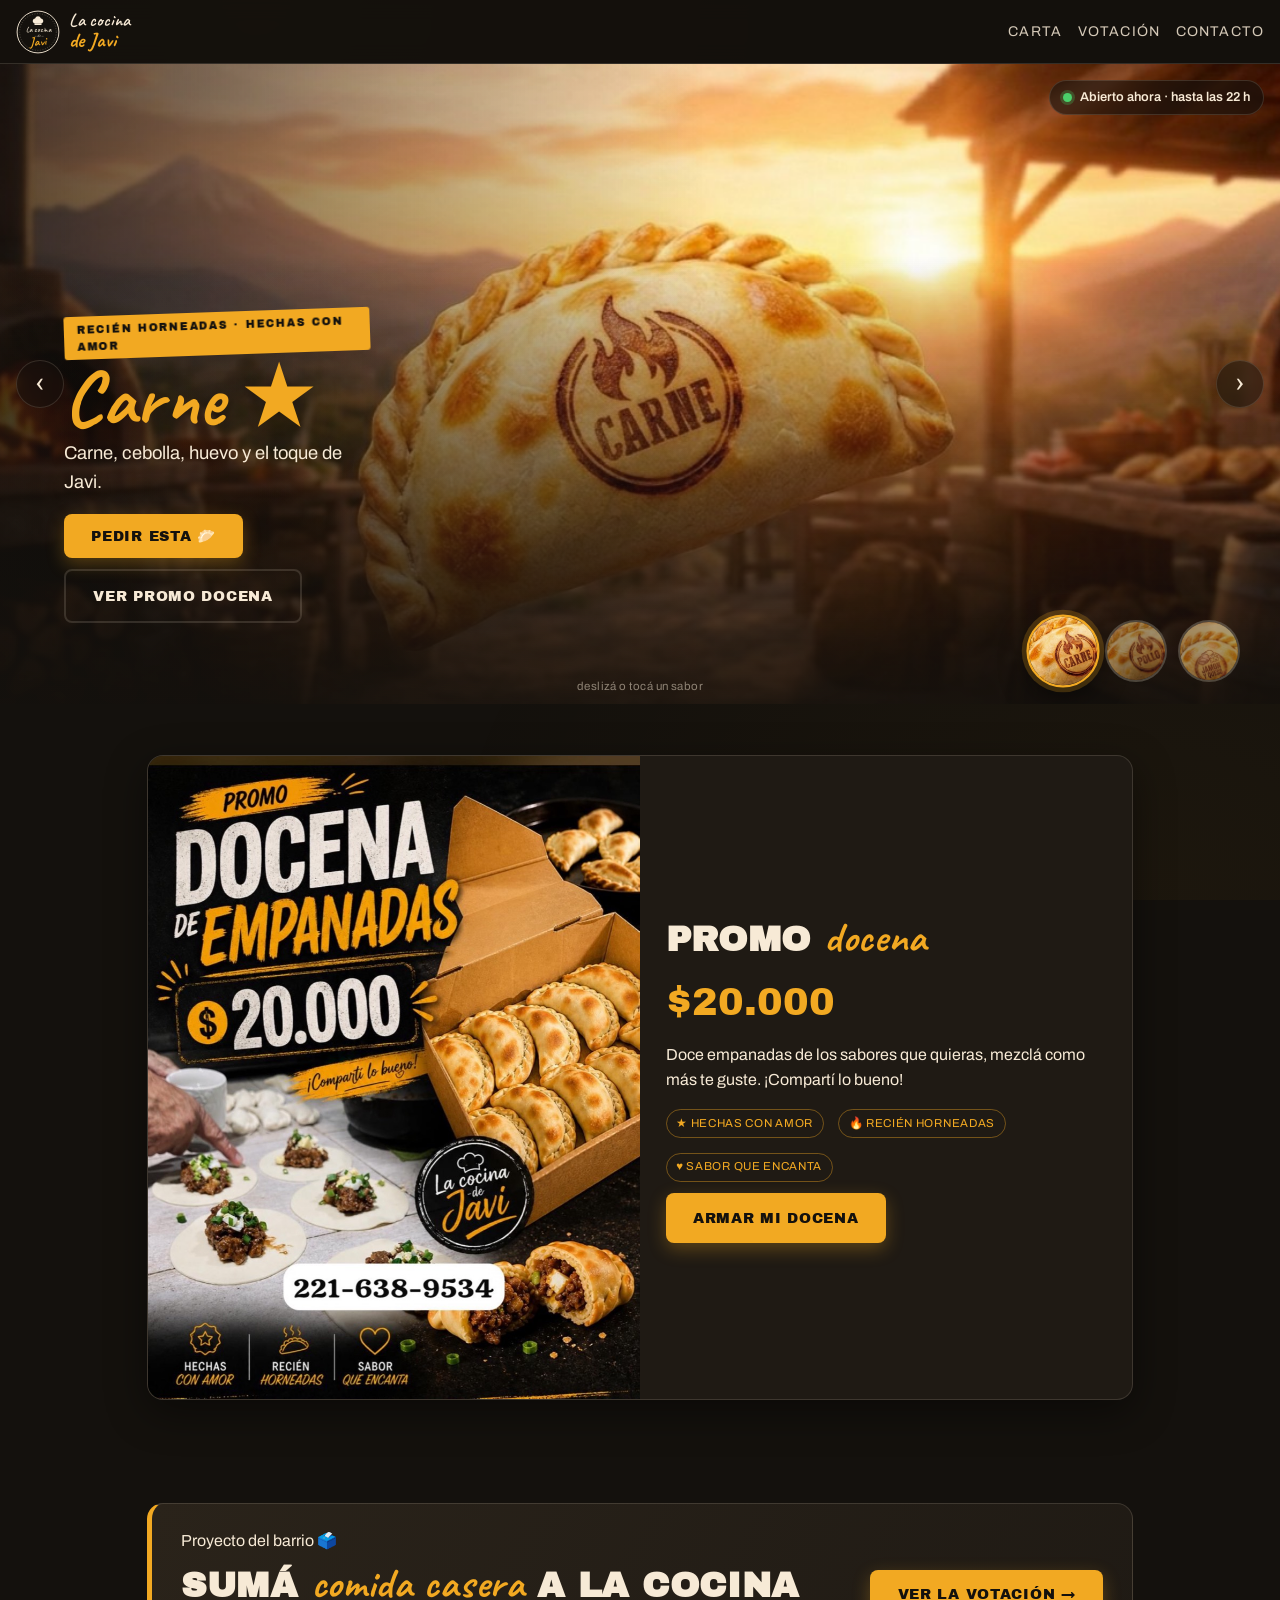
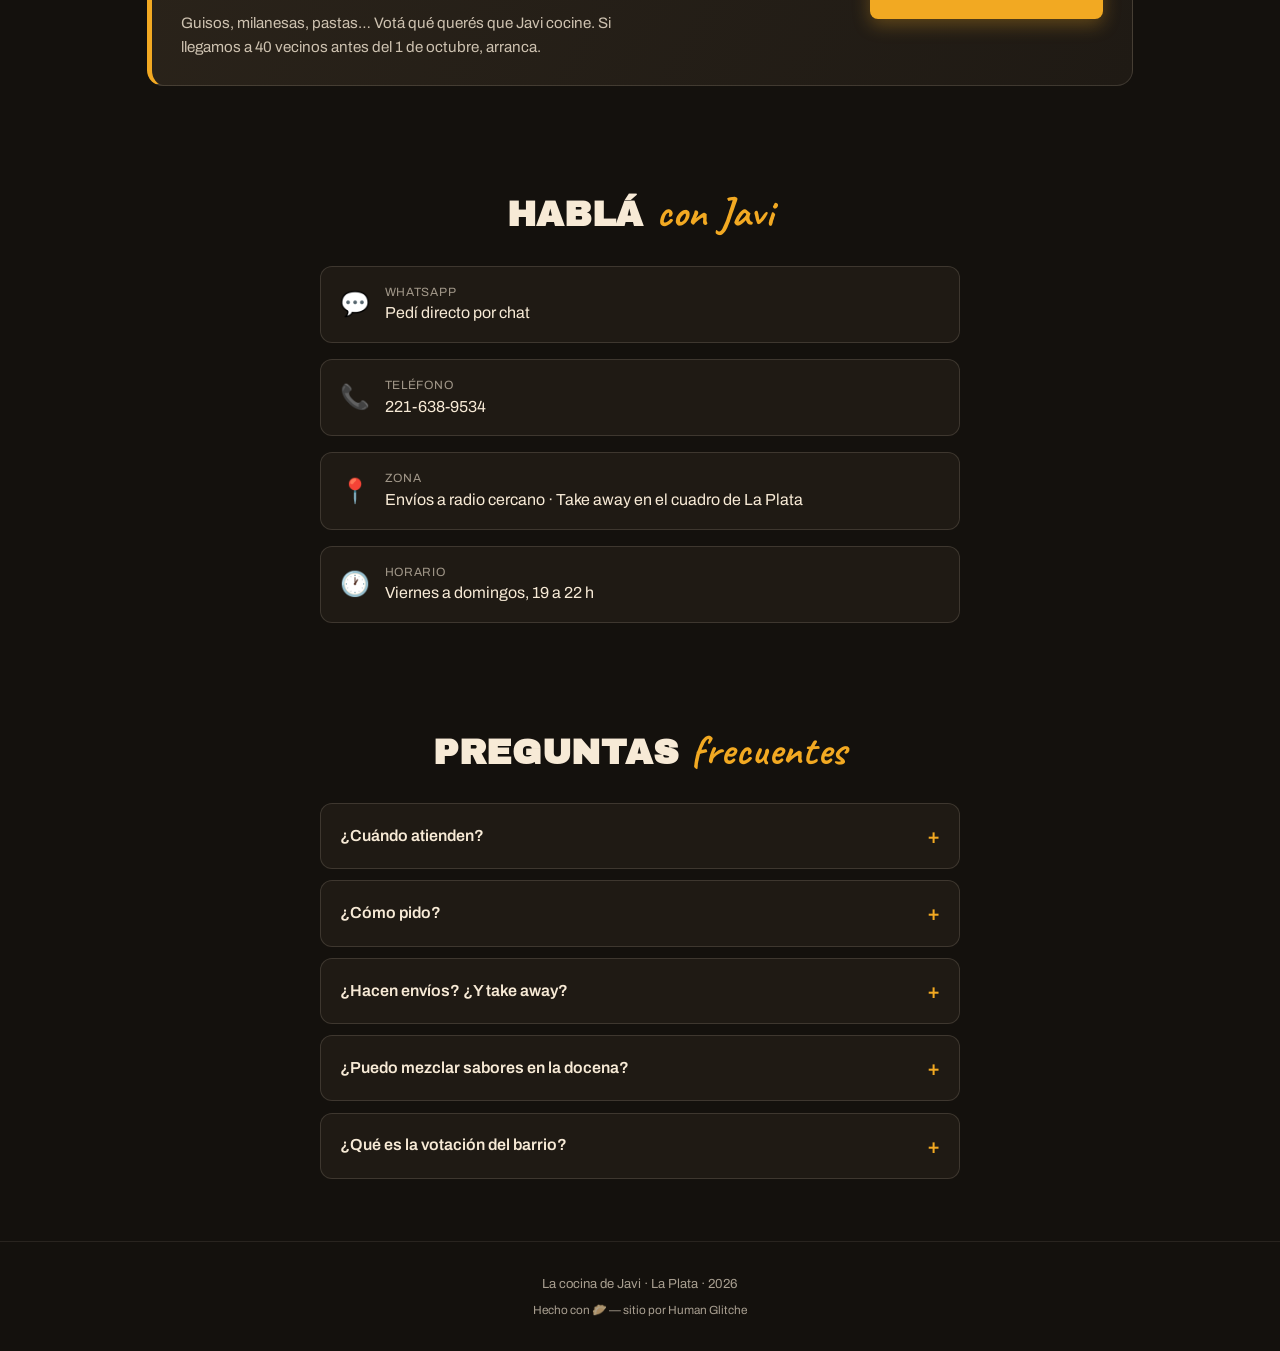
<file: index.html>
<!DOCTYPE html>
<html lang="es">
<head>
  <meta charset="UTF-8">
  <meta name="viewport" content="width=device-width, initial-scale=1.0">
  <title>La cocina de Javi — Empanadas caseras en La Plata</title>
  <meta name="description" content="Empanadas caseras hechas con amor, recién horneadas. Girá la ruleta, armá tu docena y votá el menú de la semana. Promo docena $20.000.">
  <meta property="og:title" content="La cocina de Javi — Empanadas caseras">
  <meta property="og:description" content="Girá la ruleta, armá tu docena y votá el menú de la semana. ¡Compartí lo bueno!">
  <meta property="og:image" content="img/promo-docena.jpg">
  <link rel="preconnect" href="https://fonts.googleapis.com">
  <link rel="preconnect" href="https://fonts.gstatic.com" crossorigin>
  <link href="https://fonts.googleapis.com/css2?family=Archivo:wght@400;600&family=Archivo+Black&family=Caveat:wght@600;700&display=swap" rel="stylesheet">
  <link rel="stylesheet" href="css/estilo.css">
  <link rel="icon" href="data:image/svg+xml,<svg xmlns='http://www.w3.org/2000/svg' viewBox='0 0 100 100'><circle cx='50' cy='50' r='48' fill='%2314110d' stroke='%23f2a922' stroke-width='4'/><text x='50' y='66' text-anchor='middle' font-size='44'>🥟</text></svg>">
</head>
<body>

  <!-- logo badge reutilizable -->
  <svg style="display:none" xmlns="http://www.w3.org/2000/svg">
    <symbol id="logoJavi" viewBox="0 0 120 120">
      <circle cx="60" cy="60" r="57" fill="#14110d" stroke="#f7ead6" stroke-width="2.5"/>
      <circle cx="60" cy="60" r="50" fill="none" stroke="#f7ead6" stroke-width="1" stroke-dasharray="3 4" opacity=".6"/>
      <!-- gorro de cocinero -->
      <g transform="translate(60 30)">
        <path d="M-11 6 a7 7 0 0 1 3 -13 a8.5 8.5 0 0 1 16 0 a7 7 0 0 1 3 13 Z" fill="#f7ead6"/>
        <rect x="-10" y="6" width="20" height="5" rx="2" fill="#f7ead6"/>
      </g>
      <text x="60" y="60" text-anchor="middle" fill="#f7ead6" font-family="Caveat, cursive" font-size="21" font-weight="600">La cocina</text>
      <text x="60" y="74" text-anchor="middle" fill="#f7ead6" font-family="Caveat, cursive" font-size="12">— de —</text>
      <text x="60" y="98" text-anchor="middle" fill="#f2a922" font-family="Caveat, cursive" font-size="34" font-weight="700" transform="rotate(-4 60 92)">Javi</text>
    </symbol>
  </svg>

  <header class="top">
    <a class="logo-badge" href="#">
      <svg><use href="#logoJavi"/></svg>
      <span class="logo-texto"><b>La cocina</b><span>de Javi</span></span>
    </a>
    <nav>
      <a href="#carta">Carta</a>
      <a href="votacion/">Votación</a>
      <a href="#contacto">Contacto</a>
    </nav>
  </header>

  <main>
    <!-- ============ HERO CINEMATOGRÁFICO ============ -->
    <section class="escenario" id="carta">
      <div class="escena" id="escena">
        <div class="lienzo activa" id="lienzoA"></div>
        <div class="lienzo" id="lienzoB"></div>
        <div class="escena-scrim"></div>

        <div class="estado-pill" id="estadoPill" hidden>
          <span class="estado-punto"></span><span id="estadoTexto"></span>
        </div>

        <button class="escena-flecha izq" id="escenaPrev" aria-label="Sabor anterior">‹</button>
        <button class="escena-flecha der" id="escenaNext" aria-label="Siguiente sabor">›</button>

        <div class="escena-texto" id="escenaTexto">
          <span class="kicker">Recién horneadas · Hechas con amor</span>
          <div class="aviso-demo" style="display:none;max-width:340px;margin:.6rem 0 0">
            🔧 MODO DEMO — pedidos y votos aún no llegan a una base real.
          </div>
          <h1 class="escena-nombre" id="nombreActivo"></h1>
          <p class="escena-desc" id="descActiva"></p>
          <div class="escena-acciones">
            <button class="btn btn-amarillo" id="btnElegir">Pedir esta 🥟</button>
            <a class="btn btn-borde" href="#promo">Ver promo docena</a>
          </div>
        </div>

        <div class="sellos" id="sellos"></div>
        <div class="escena-pista">deslizá o tocá un sabor</div>
      </div>
    </section>

    <!-- ============ PROMO ============ -->
    <section id="promo">
      <div class="contenedor">
        <div class="promo-tarjeta">
          <img src="img/promo-docena.jpg" alt="Promo docena de empanadas $20.000">
          <div class="promo-texto">
            <h2>Promo <em>docena</em></h2>
            <div class="promo-precio">$20.000</div>
            <p>Doce empanadas de los sabores que quieras, mezclá como más te guste. ¡Compartí lo bueno!</p>
            <div class="promo-sellos">
              <span>★ Hechas con amor</span>
              <span>🔥 Recién horneadas</span>
              <span>♥ Sabor que encanta</span>
            </div>
            <p><a class="btn btn-amarillo" href="#carta">Armar mi docena</a></p>
          </div>
        </div>
      </div>
    </section>

    <!-- ============ TEASER VOTACIÓN ============ -->
    <section id="votacion-teaser">
      <div class="contenedor">
        <a class="teaser-voto" href="votacion/">
          <div class="teaser-voto-txt">
            <span class="kicker">Proyecto del barrio 🗳️</span>
            <h2>Sumá <em>comida casera</em> a la cocina</h2>
            <p>Guisos, milanesas, pastas… Votá qué querés que Javi cocine. Si llegamos a 40 vecinos antes del 1 de octubre, arranca.</p>
          </div>
          <span class="btn btn-amarillo">Ver la votación →</span>
        </a>
      </div>
    </section>

    <!-- ============ CONTACTO ============ -->
    <section id="contacto">
      <div class="contenedor">
        <div class="seccion-cabeza"><h2>Hablá <em>con Javi</em></h2></div>
        <div class="contacto-grid">
          <a class="contacto-item" id="waLink" target="_blank" rel="noopener">
            <span class="icono">💬</span>
            <span><small>WhatsApp</small>Pedí directo por chat</span>
          </a>
          <a class="contacto-item" id="telLink">
            <span class="icono">📞</span>
            <span><small>Teléfono</small><span id="telTexto"></span></span>
          </a>
          <a class="contacto-item" id="igLink" target="_blank" rel="noopener" style="display:none">
            <span class="icono">📸</span>
            <span><small>Instagram</small>Mirá lo que sale del horno</span>
          </a>
          <div class="contacto-item">
            <span class="icono">📍</span>
            <span><small>Zona</small><span id="zonaTexto"></span></span>
          </div>
          <div class="contacto-item">
            <span class="icono">🕐</span>
            <span><small>Horario</small><span id="horarioTexto"></span></span>
          </div>
        </div>
      </div>
    </section>

    <!-- ============ FAQ ============ -->
    <section id="faq">
      <div class="contenedor">
        <div class="seccion-cabeza"><h2>Preguntas <em>frecuentes</em></h2></div>
        <details class="faq">
          <summary>¿Cuándo atienden?</summary>
          <p>Viernes, sábados y domingos de 19 a 22 h. Fuera de ese horario podés dejar tu pedido igual y lo preparamos en el próximo turno.</p>
        </details>
        <details class="faq">
          <summary>¿Cómo pido?</summary>
          <p>Elegí el sabor, la cantidad y tocá el botón de pedido. Te llega la confirmación por WhatsApp. También podés escribirle directo a Javi.</p>
        </details>
        <details class="faq">
          <summary>¿Hacen envíos? ¿Y take away?</summary>
          <p>Hacemos <b>envíos en un radio cercano</b> al punto central (a coordinar por WhatsApp). Y si estás en el <b>cuadro de La Plata</b> (el casco urbano), podés pasar a retirar por <b>take away</b>. Lo elegís al armar el pedido.</p>
        </details>
        <details class="faq">
          <summary>¿Puedo mezclar sabores en la docena?</summary>
          <p>¡Obvio! La promo docena a $20.000 vale mezclando los sabores que quieras.</p>
        </details>
        <details class="faq">
          <summary>¿Qué es la votación del barrio?</summary>
          <p>Es un proyecto para sumar comida casera (guisos, milanesas, pastas y más) a la cocina. Votás qué te gustaría y sugerís platos. Si llegamos a 40 vecinos anotados antes del 1 de octubre, arranca el sistema de menú semanal. <a href="votacion/">Mirá la votación →</a></p>
        </details>
      </div>
    </section>
  </main>

  <footer>
    <div>La cocina de Javi · La Plata · <span id="anio"></span></div>
    <div class="firma">Hecho con 🥟 — sitio por Human Glitche</div>
  </footer>

  <!-- ============ DETALLE DE PLATO ============ -->
  <div class="detalle" id="detalle">
    <button class="detalle-cerrar" id="detalleCerrar" aria-label="Cerrar">×</button>
    <div class="detalle-cuerpo">
      <div class="detalle-visual" id="detalleVisual"></div>
      <div class="detalle-nombre" id="detalleNombre"></div>
      <p class="detalle-desc" id="detalleDesc"></p>
      <div class="cantidad">
        <button id="cantMenos" aria-label="Menos">−</button>
        <span class="num" id="detalleCant">1</span>
        <button id="cantMas" aria-label="Más">+</button>
      </div>
      <button class="btn btn-amarillo detalle-agregar" id="detalleAgregar">Agregar al pedido</button>
    </div>
    <div class="detalle-flechas">
      <button id="detallePrev" aria-label="Anterior">←</button>
      <button id="detalleNext" aria-label="Siguiente">→</button>
    </div>
  </div>

  <!-- ============ CARRITO ============ -->
  <button class="carrito-fab oculto" id="carritoFab" aria-label="Ver pedido">
    🥟<span class="globo" id="carritoGlobo">0</span>
  </button>

  <div class="hoja" id="hojaCarrito">
    <div class="hoja-fondo" data-cerrar-hoja></div>
    <div class="hoja-panel">
      <div class="hoja-cabeza">
        <h3>Tu pedido</h3>
        <button data-cerrar-hoja aria-label="Cerrar">×</button>
      </div>
      <div class="hoja-cuerpo">
        <div class="aviso-cerrado" id="avisoCerrado" hidden></div>
        <div id="lineasPedido"></div>
        <div class="resumen-precio" id="resumenPrecio"></div>

        <form class="pedido-form" id="formPedido">
          <div class="aviso-demo" style="display:none">🔧 MODO DEMO — confirmá por WhatsApp</div>
          <div class="fila-2">
            <div class="campo"><label>Tu nombre</label><input name="nombre" required></div>
            <div class="campo"><label>WhatsApp</label><input name="telefono" type="tel" required placeholder="221 ..."></div>
          </div>
          <div class="campo">
            <label>Entrega</label>
            <select name="entrega" id="entregaSelect">
              <option value="takeaway">Take away (retiro en el cuadro)</option>
              <option value="envio">Envío (radio cercano)</option>
            </select>
          </div>
          <p class="entrega-nota" id="entregaNota"></p>
          <div class="campo" id="campoDireccion" style="display:none">
            <label>Dirección</label><input name="direccion" placeholder="Calle y número, barrio">
          </div>
          <div class="campo"><label>Nota (opcional)</label><input name="nota" placeholder="Ej: sin picante, timbre roto…"></div>
          <button class="btn btn-amarillo" type="submit" id="btnEnviarPedido">Enviar pedido</button>
        </form>

        <div id="pedidoOk" style="display:none;gap:.8rem;text-align:center;padding:1rem 0">
          <div style="font-size:2.4rem">🎉</div>
          <p id="pedidoOkTexto"></p>
          <a class="btn btn-verde" id="pedidoOkWa" target="_blank" rel="noopener">Confirmar por WhatsApp</a>
        </div>
      </div>
    </div>
  </div>

  <div class="toast" id="toast"></div>

  <script src="js/config.js"></script>
  <script src="js/util.js"></script>
  <script src="js/menu.js"></script>
  <script src="js/db.js"></script>
  <script src="js/app.js"></script>
  <script>document.getElementById('anio').textContent = new Date().getFullYear();</script>
</body>
</html>
</file>
<file: css/estilo.css>
/* ============================================================
   LA COCINA DE JAVI — Estilo
   Identidad tomada del flyer: pizarra negra, amarillo, crema.
   ============================================================ */

:root {
  --negro: #14110d;
  --carbon: #1f1a14;
  --carbon-2: #2a231a;
  --amarillo: #f2a922;
  --amarillo-claro: #f7c95c;
  --crema: #f7ead6;
  --crema-2: #e8d5b8;
  --rojo: #d84b3a;
  --verde: #7da24a;
  --borde: rgba(247, 234, 214, .14);
  --sombra: 0 12px 40px rgba(0, 0, 0, .45);
  --fuente-titulo: 'Archivo Black', sans-serif;
  --fuente-script: 'Caveat', cursive;
  --fuente-texto: 'Archivo', sans-serif;
}

* { margin: 0; padding: 0; box-sizing: border-box; -webkit-tap-highlight-color: transparent; }

/* el atributo [hidden] siempre oculta, aunque la clase fije display */
[hidden] { display: none !important; }

html { scroll-behavior: smooth; }

body {
  background: var(--negro);
  color: var(--crema);
  font-family: var(--fuente-texto);
  line-height: 1.55;
  overflow-x: hidden;
}

/* textura pizarra sutil */
body::before {
  content: '';
  position: fixed; inset: 0;
  background:
    radial-gradient(ellipse at 20% 0%, rgba(242, 169, 34, .06), transparent 50%),
    radial-gradient(ellipse at 90% 100%, rgba(242, 169, 34, .04), transparent 45%);
  pointer-events: none;
  z-index: 0;
}

main, header, footer { position: relative; z-index: 1; }

a { color: var(--amarillo); }
img { max-width: 100%; display: block; }
button { font-family: inherit; cursor: pointer; }

h2 {
  font-family: var(--fuente-titulo);
  font-size: clamp(1.5rem, 5vw, 2.2rem);
  text-transform: uppercase;
  letter-spacing: .02em;
  line-height: 1.15;
}
h2 em {
  font-family: var(--fuente-script);
  font-style: normal;
  text-transform: none;
  color: var(--amarillo);
  font-size: 1.2em;
}

.contenedor { max-width: 1024px; margin: 0 auto; padding: 0 1.2rem; }

/* ---------- header ---------- */
.top {
  position: sticky; top: 0; z-index: 40;
  display: flex; align-items: center; gap: .8rem;
  padding: .6rem 1rem;
  background: rgba(20, 17, 13, .88);
  backdrop-filter: blur(10px);
  border-bottom: 1px solid var(--borde);
}
.top nav { margin-left: auto; display: flex; gap: 1rem; align-items: center; }
.top nav a {
  color: var(--crema); text-decoration: none;
  font-size: .82rem; text-transform: uppercase; letter-spacing: .08em;
  opacity: .85;
}
.top nav a:hover { color: var(--amarillo); opacity: 1; }

.logo-badge {
  display: flex; align-items: center; gap: .55rem;
  text-decoration: none; color: var(--crema);
}
.logo-badge svg { width: 44px; height: 44px; flex: none; }
.logo-badge .logo-texto { line-height: 1.05; }
.logo-badge .logo-texto b {
  display: block; font-family: var(--fuente-script);
  font-weight: 600; font-size: 1.15rem; color: var(--crema);
}
.logo-badge .logo-texto span {
  font-family: var(--fuente-script); font-size: 1.3rem;
  color: var(--amarillo); font-weight: 700;
}

/* ---------- hero cinematográfico ---------- */
.escenario { position: relative; padding: 0; }
.escena {
  position: relative;
  /* llena el espacio bajo el header (~57px) sin empujar el CTA fuera de vista */
  height: min(calc(100svh - 58px), 640px);
  min-height: 430px;
  overflow: hidden;
  touch-action: pan-y;
  user-select: none;
  cursor: grab;
}
.escena:active { cursor: grabbing; }

/* capas de imagen (crossfade + ken burns + parallax) */
.lienzo {
  position: absolute; inset: -6%;                 /* margen para el parallax */
  background-size: cover; background-position: center;
  opacity: 0;
  transition: opacity .7s ease;
  will-change: transform, opacity;
}
.lienzo.activa { opacity: 1; animation: kenburns 14s ease-out forwards; }
@keyframes kenburns {
  from { transform: scale(1.04); }
  to   { transform: scale(1.12); }
}

/* velo para legibilidad del texto (oscurece abajo-izquierda) */
.escena-scrim {
  position: absolute; inset: 0; z-index: 2; pointer-events: none;
  background:
    linear-gradient(to top, rgba(20,17,13,.92) 0%, rgba(20,17,13,.35) 42%, rgba(20,17,13,0) 70%),
    linear-gradient(to right, rgba(20,17,13,.7) 0%, rgba(20,17,13,0) 55%);
}

/* flechas */
.escena-flecha {
  position: absolute; top: 50%; transform: translateY(-50%);
  z-index: 6;
  width: 48px; height: 48px; border-radius: 50%;
  background: rgba(20,17,13,.5); color: var(--crema);
  border: 1px solid var(--borde);
  font-size: 1.7rem; line-height: 1;
  backdrop-filter: blur(6px);
  display: grid; place-items: center;
  transition: background .2s, border-color .2s, transform .2s;
}
.escena-flecha:hover { background: var(--amarillo); color: var(--negro); border-color: var(--amarillo); }
.escena-flecha.izq { left: 1rem; }
.escena-flecha.der { right: 1rem; }

/* texto sobre la escena */
.escena-texto {
  position: absolute; z-index: 4;
  left: clamp(1.2rem, 5vw, 4rem); bottom: clamp(4.5rem, 9vh, 6rem);
  max-width: 34ch;
  will-change: transform;
}
.escena-texto .kicker {
  display: inline-block;
  font-family: var(--fuente-titulo); font-size: .68rem;
  text-transform: uppercase; letter-spacing: .16em;
  color: var(--negro); background: var(--amarillo);
  padding: .3rem .8rem; border-radius: 3px;
  transform: rotate(-2deg);
}
.escena-nombre {
  font-family: var(--fuente-script); font-weight: 700;
  color: var(--amarillo);
  font-size: clamp(2.8rem, 9vw, 4.8rem); line-height: .95;
  margin: .5rem 0 .2rem;
  text-shadow: 0 6px 26px rgba(0,0,0,.55);
  animation: subeEntra .55s cubic-bezier(.2,.8,.2,1);
}
.escena-desc {
  font-size: clamp(.95rem, 2.5vw, 1.15rem);
  color: var(--crema); text-shadow: 0 2px 12px rgba(0,0,0,.6);
  animation: subeEntra .55s .06s backwards cubic-bezier(.2,.8,.2,1);
}
@keyframes subeEntra { from { opacity: 0; transform: translateY(16px); } to { opacity: 1; transform: none; } }
.escena-acciones { display: flex; flex-wrap: wrap; gap: .7rem; margin-top: 1.1rem; }

/* sellos = selector de sabor (esencia de la rueda) */
.sellos {
  position: absolute; z-index: 5;
  right: clamp(1rem, 4vw, 2.5rem); bottom: 1.4rem;
  display: flex; gap: .7rem;
}
.sello {
  width: 62px; height: 62px; border-radius: 50%;
  padding: 0; overflow: hidden;
  background: var(--carbon-2);
  border: 2px solid rgba(247,234,214,.35);
  opacity: .6;
  transition: transform .25s, border-color .25s, opacity .25s, box-shadow .25s;
}
.sello img { width: 100%; height: 100%; object-fit: cover; }
.sello:hover { opacity: .9; transform: scale(1.05); }
.sello.activo {
  opacity: 1; transform: scale(1.18);
  border-color: var(--amarillo);
  box-shadow: 0 0 0 4px rgba(242,169,34,.22), 0 8px 22px rgba(0,0,0,.5);
}
.escena-pista {
  position: absolute; z-index: 4;
  left: 50%; bottom: .5rem; transform: translateX(-50%);
  font-size: .72rem; opacity: .5; letter-spacing: .04em;
}

@media (max-width: 620px) {
  .escena { height: min(calc(100svh - 58px), 720px); min-height: 480px; }
  .sellos { left: 50%; right: auto; transform: translateX(-50%); bottom: 1.2rem; }
  .sello { width: 54px; height: 54px; }
  .escena-texto { bottom: 6rem; }
  /* en mobile la navegación es por swipe + sellos: las flechas y la
     pista central estorban al texto, se ocultan */
  .escena-flecha, .escena-pista { display: none; }
}

/* ---------- botones ---------- */
.btn {
  display: inline-flex; align-items: center; justify-content: center; gap: .5rem;
  font-family: var(--fuente-titulo); font-size: .9rem;
  text-transform: uppercase; letter-spacing: .05em;
  padding: .85rem 1.7rem; border-radius: 8px;
  border: none; text-decoration: none;
  transition: transform .15s, box-shadow .15s, background .15s;
}
.btn:active { transform: scale(.97); }
.btn-amarillo { background: var(--amarillo); color: var(--negro); box-shadow: 0 6px 18px rgba(242, 169, 34, .3); }
.btn-amarillo:hover { background: var(--amarillo-claro); }
.btn-borde { background: transparent; color: var(--crema); border: 2px solid var(--borde); }
.btn-borde:hover { border-color: var(--amarillo); color: var(--amarillo); }
.btn-verde { background: #2f9e44; color: #fff; }
.btn[disabled] { opacity: .45; pointer-events: none; }

/* ---------- secciones ---------- */
section { padding: 3.2rem 0; }
.seccion-cabeza { text-align: center; margin-bottom: 1.8rem; }
.seccion-cabeza p { opacity: .7; max-width: 46ch; margin: .5rem auto 0; }

/* ---------- promo ---------- */
.promo-tarjeta {
  display: grid; gap: 0; overflow: hidden;
  background: var(--carbon);
  border: 1px solid var(--borde); border-radius: 16px;
  box-shadow: var(--sombra);
}
.promo-tarjeta img { width: 100%; height: 100%; object-fit: cover; }
.promo-texto { padding: 1.6rem; display: grid; gap: .7rem; align-content: center; }
.promo-precio {
  font-family: var(--fuente-titulo); font-size: 2.4rem; color: var(--amarillo);
}
.promo-sellos { display: flex; flex-wrap: wrap; gap: .9rem; margin-top: .3rem; }
.promo-sellos span {
  font-size: .72rem; text-transform: uppercase; letter-spacing: .06em;
  color: var(--amarillo); border: 1px solid rgba(242,169,34,.4);
  padding: .3rem .6rem; border-radius: 999px;
}
@media (min-width: 720px) { .promo-tarjeta { grid-template-columns: 1fr 1fr; } }

/* ---------- votación ---------- */
.votacion-tarjeta {
  background: var(--carbon);
  border: 1px solid var(--borde); border-radius: 16px;
  padding: 1.6rem; box-shadow: var(--sombra);
  max-width: 640px; margin: 0 auto;
}
.dias-tira {
  display: flex; gap: .45rem; overflow-x: auto;
  padding-bottom: .6rem; scrollbar-width: none;
}
.dias-tira::-webkit-scrollbar { display: none; }
.dia {
  flex: none; width: 54px; text-align: center;
  padding: .5rem 0 .6rem; border-radius: 10px;
  border: 1px solid var(--borde); background: var(--carbon-2);
  font-size: .7rem; text-transform: uppercase; letter-spacing: .04em;
  opacity: .65;
}
.dia b { display: block; font-size: 1.05rem; margin-top: .15rem; }
.dia.objetivo {
  opacity: 1; border-color: var(--amarillo);
  background: rgba(242, 169, 34, .12); color: var(--amarillo);
  box-shadow: 0 0 0 3px rgba(242, 169, 34, .12);
}
.votacion-menu {
  margin: 1.1rem 0 .4rem;
  font-family: var(--fuente-script); font-size: 1.7rem; font-weight: 700;
  color: var(--amarillo);
}
.opciones-voto { display: grid; gap: .5rem; margin: 1.1rem 0 1.2rem; }
.opcion-voto {
  display: grid; grid-template-columns: minmax(120px, 1fr) 2fr auto;
  align-items: center; gap: .8rem;
  padding: .65rem .9rem; border-radius: 10px;
  background: var(--carbon-2); border: 2px solid var(--borde);
  color: var(--crema); font-family: inherit; font-size: .92rem;
  text-align: left; cursor: pointer;
  transition: border-color .2s, transform .15s;
}
.opcion-voto:hover { border-color: rgba(242, 169, 34, .5); }
.opcion-voto:active { transform: scale(.985); }
.opcion-voto.elegida { border-color: var(--amarillo); background: rgba(242, 169, 34, .1); }
.opcion-voto .opcion-nombre { font-weight: 600; }
.opcion-voto.lider .opcion-nombre { color: var(--amarillo); }
.opcion-voto .opcion-barra {
  height: 10px; border-radius: 999px; background: rgba(0, 0, 0, .35);
  overflow: hidden;
}
.opcion-voto .opcion-barra span {
  display: block; height: 100%;
  background: linear-gradient(90deg, var(--amarillo), var(--amarillo-claro));
  border-radius: 999px;
  transition: width .6s cubic-bezier(.2, .8, .2, 1);
}
.opcion-voto .opcion-votos {
  font-family: var(--fuente-titulo); font-size: .95rem;
  color: var(--amarillo); min-width: 2ch; text-align: right;
}
@media (max-width: 480px) {
  .opcion-voto { grid-template-columns: 1fr auto; }
  .opcion-voto .opcion-barra { grid-column: 1 / -1; }
}
.cupo-barra {
  height: 14px; border-radius: 999px; overflow: hidden;
  background: var(--carbon-2); border: 1px solid var(--borde);
  margin: .8rem 0 .35rem;
}
.cupo-relleno {
  height: 100%; width: 0%;
  background: linear-gradient(90deg, var(--amarillo), var(--amarillo-claro));
  border-radius: 999px;
  transition: width .8s cubic-bezier(.2, .8, .2, 1);
}
.cupo-texto { font-size: .82rem; opacity: .8; }
.cupo-texto b { color: var(--amarillo); }
.votacion-grito {
  font-family: var(--fuente-titulo); font-size: .95rem; text-transform: uppercase;
  margin-top: 1rem; line-height: 1.4;
}
.votacion-form { display: grid; gap: .6rem; margin-top: 1.1rem; }

/* ---------- formularios ---------- */
input, select, textarea {
  width: 100%; padding: .75rem .9rem;
  background: var(--carbon-2); color: var(--crema);
  border: 1px solid var(--borde); border-radius: 8px;
  font-family: inherit; font-size: .95rem;
}
input:focus, select:focus, textarea:focus {
  outline: none; border-color: var(--amarillo);
}
label { font-size: .78rem; text-transform: uppercase; letter-spacing: .06em; opacity: .7; }
.campo { display: grid; gap: .3rem; }
.fila-2 { display: grid; gap: .6rem; grid-template-columns: 1fr 1fr; }

/* ---------- contacto / faq ---------- */
.contacto-grid { display: grid; gap: 1rem; max-width: 640px; margin: 0 auto; }
.contacto-item {
  display: flex; align-items: center; gap: .9rem;
  background: var(--carbon); border: 1px solid var(--borde);
  border-radius: 12px; padding: 1rem 1.2rem;
  color: var(--crema); text-decoration: none;
  transition: border-color .2s, transform .2s;
}
.contacto-item:hover { border-color: var(--amarillo); transform: translateY(-2px); }
.contacto-item .icono { font-size: 1.5rem; }
.contacto-item small { display: block; opacity: .6; font-size: .75rem; text-transform: uppercase; letter-spacing: .06em; }

details.faq {
  background: var(--carbon); border: 1px solid var(--borde);
  border-radius: 12px; padding: 1rem 1.2rem; margin-bottom: .7rem;
  max-width: 640px; margin-left: auto; margin-right: auto;
}
details.faq summary {
  cursor: pointer; font-weight: 600; list-style: none;
  display: flex; justify-content: space-between; align-items: center; gap: 1rem;
}
details.faq summary::after { content: '+'; color: var(--amarillo); font-size: 1.3rem; }
details.faq[open] summary::after { content: '–'; }
details.faq p { margin-top: .6rem; opacity: .8; font-size: .92rem; }

/* ---------- detalle de plato (overlay) ---------- */
.detalle {
  position: fixed; inset: 0; z-index: 60;
  background: #16130f;
  display: none; flex-direction: column;
  padding: 1rem;
}
.detalle.abierto { display: flex; animation: aparecer .25s ease; }
@keyframes aparecer { from { opacity: 0 } to { opacity: 1 } }
.detalle-cerrar {
  align-self: flex-end; background: none; border: none;
  color: var(--crema); font-size: 2rem; line-height: 1; padding: .4rem .6rem;
}
.detalle-cuerpo {
  flex: 1; display: flex; flex-direction: column;
  align-items: center; justify-content: center; text-align: center;
  gap: .4rem; max-width: 460px; margin: 0 auto; width: 100%;
}
.detalle-visual {
  width: min(58vw, 250px); aspect-ratio: 1;
  display: grid; place-items: center; position: relative;
}
.detalle-visual svg, .detalle-visual img {
  width: 100%; height: 100%;
  animation: flotar 3.5s ease-in-out infinite;
}
.detalle-visual img {
  object-fit: cover; border-radius: 18px;
  box-shadow: 0 18px 40px rgba(0, 0, 0, .55);
}
/* escena hero (16:9): más ancha que el cuadrado de la ilustración */
.detalle-visual.hero {
  width: min(88vw, 460px);
  aspect-ratio: 16 / 9;
}
@keyframes flotar { 0%, 100% { transform: translateY(0) } 50% { transform: translateY(-8px) } }
.detalle-nombre { font-family: var(--fuente-script); font-size: 2.3rem; font-weight: 700; color: var(--amarillo); }
.detalle-desc { opacity: .8; max-width: 36ch; }
.detalle-flechas {
  position: absolute; inset: 0;
  display: flex; justify-content: space-between; align-items: center;
  pointer-events: none;
}
.detalle-flechas button {
  pointer-events: auto;
  width: 46px; height: 46px; border-radius: 50%;
  background: var(--carbon-2); color: var(--crema);
  border: 1px solid var(--borde); font-size: 1.2rem;
  transition: border-color .2s;
}
.detalle-flechas button:hover { border-color: var(--amarillo); color: var(--amarillo); }
.cantidad {
  display: inline-flex; align-items: center; gap: 1.1rem;
  margin-top: .8rem;
  background: var(--carbon-2); border: 1px solid var(--borde);
  border-radius: 999px; padding: .35rem .6rem;
}
.cantidad button {
  width: 40px; height: 40px; border-radius: 50%;
  border: none; background: var(--amarillo); color: var(--negro);
  font-size: 1.3rem; font-weight: 700;
}
.cantidad .num { font-family: var(--fuente-titulo); font-size: 1.3rem; min-width: 2ch; text-align: center; }
.detalle-agregar { margin-top: 1rem; width: 100%; max-width: 320px; }

/* ---------- carrito ---------- */
.carrito-fab {
  position: fixed; right: 1rem; bottom: 1rem; z-index: 50;
  width: 62px; height: 62px; border-radius: 50%;
  background: var(--amarillo); color: var(--negro); border: none;
  font-size: 1.5rem; box-shadow: 0 10px 30px rgba(242, 169, 34, .4);
  display: grid; place-items: center;
  transition: transform .2s;
}
.carrito-fab:hover { transform: scale(1.06); }
.carrito-fab .globo {
  position: absolute; top: -4px; right: -4px;
  min-width: 24px; height: 24px; padding: 0 6px;
  border-radius: 999px; background: var(--rojo); color: #fff;
  font-size: .78rem; font-weight: 700;
  display: grid; place-items: center;
  border: 2px solid var(--negro);
}
.carrito-fab.oculto { display: none; }

.hoja {
  position: fixed; inset: 0; z-index: 70; display: none;
}
.hoja.abierta { display: block; }
.hoja-fondo { position: absolute; inset: 0; background: rgba(0, 0, 0, .6); }
.hoja-panel {
  position: absolute; right: 0; top: 0; bottom: 0;
  width: min(100%, 440px);
  background: var(--carbon);
  border-left: 1px solid var(--borde);
  display: flex; flex-direction: column;
  animation: entrar .28s cubic-bezier(.2, .8, .2, 1);
}
@keyframes entrar { from { transform: translateX(60px); opacity: 0 } to { transform: none; opacity: 1 } }
.hoja-cabeza {
  display: flex; align-items: center; justify-content: space-between;
  padding: 1rem 1.2rem; border-bottom: 1px solid var(--borde);
}
.hoja-cabeza h3 { font-family: var(--fuente-titulo); text-transform: uppercase; font-size: 1rem; }
.hoja-cabeza button { background: none; border: none; color: var(--crema); font-size: 1.6rem; }
.hoja-cuerpo { flex: 1; overflow-y: auto; padding: 1rem 1.2rem; }
.linea-pedido {
  display: flex; align-items: center; gap: .7rem;
  padding: .6rem 0; border-bottom: 1px dashed var(--borde);
}
.linea-pedido .punto { width: 12px; height: 12px; border-radius: 50%; flex: none; }
.linea-pedido .nombre { flex: 1; font-weight: 600; }
.linea-pedido .mini {
  display: inline-flex; align-items: center; gap: .5rem;
}
.linea-pedido .mini button {
  width: 26px; height: 26px; border-radius: 50%; border: 1px solid var(--borde);
  background: var(--carbon-2); color: var(--crema); font-weight: 700;
}
.resumen-precio {
  margin-top: 1rem; padding: .9rem 1rem;
  background: var(--carbon-2); border-radius: 10px;
  font-size: .9rem; display: grid; gap: .3rem;
}
.resumen-precio .total { display: flex; justify-content: space-between; font-family: var(--fuente-titulo); font-size: 1.15rem; color: var(--amarillo); }
.resumen-precio .detalle-promo { opacity: .7; font-size: .8rem; }
.hoja-pie { padding: 1rem 1.2rem; border-top: 1px solid var(--borde); display: grid; gap: .6rem; }
.pedido-form { display: grid; gap: .6rem; margin-top: 1rem; }

/* ---------- avisos ---------- */
.aviso-demo {
  background: rgba(216, 75, 58, .12);
  border: 1px solid rgba(216, 75, 58, .4);
  color: #f0a8a0;
  padding: .5rem .9rem; border-radius: 8px;
  font-size: .78rem; text-align: center;
}
.toast {
  position: fixed; left: 50%; bottom: 5.6rem; transform: translateX(-50%) translateY(20px);
  background: var(--crema); color: var(--negro);
  padding: .7rem 1.2rem; border-radius: 999px;
  font-weight: 600; font-size: .9rem;
  opacity: 0; pointer-events: none; z-index: 80;
  transition: opacity .25s, transform .25s;
  box-shadow: var(--sombra);
  max-width: 90vw; text-align: center;
}
.toast.visible { opacity: 1; transform: translateX(-50%) translateY(0); }

/* ---------- footer ---------- */
footer {
  border-top: 1px solid var(--borde);
  padding: 2rem 1.2rem 5.5rem; text-align: center;
  font-size: .82rem; opacity: .65;
}
footer .firma { margin-top: .4rem; font-size: .74rem; }

@media (min-width: 720px) {
  .top nav a { font-size: .88rem; }
  footer { padding-bottom: 2rem; }
}

/* pantallas chicas: header en una línea */
@media (max-width: 480px) {
  .logo-badge .logo-texto { display: none; }
  .top nav { gap: .8rem; }
}

/* ---------- estado de atención (pill en el hero) ---------- */
.estado-pill {
  position: absolute; z-index: 6;
  top: 1rem; right: 1rem;
  display: inline-flex; align-items: center; gap: .5rem;
  padding: .4rem .8rem; border-radius: 999px;
  background: rgba(20,17,13,.62); backdrop-filter: blur(6px);
  border: 1px solid var(--borde);
  font-size: .8rem; font-weight: 600; color: var(--crema);
}
.estado-pill .estado-punto {
  width: 9px; height: 9px; border-radius: 50%;
  background: #4bd06a; box-shadow: 0 0 0 3px rgba(75,208,106,.25);
}
.estado-pill.cerrado .estado-punto { background: var(--rojo); box-shadow: 0 0 0 3px rgba(216,75,58,.25); }
@media (max-width: 620px) { .estado-pill { top: .8rem; right: .8rem; font-size: .72rem; } }

/* ---------- teaser votación en el home ---------- */
.teaser-voto {
  display: flex; align-items: center; gap: 1.2rem; flex-wrap: wrap;
  justify-content: space-between;
  background: linear-gradient(120deg, var(--carbon-2), var(--carbon));
  border: 1px solid var(--borde); border-left: 5px solid var(--amarillo);
  border-radius: 16px; padding: 1.6rem 1.8rem;
  text-decoration: none; color: var(--crema);
  transition: transform .2s, border-color .2s;
}
.teaser-voto:hover { transform: translateY(-2px); border-color: var(--amarillo); }
.teaser-voto h2 { margin: .3rem 0; }
.teaser-voto p { opacity: .8; max-width: 52ch; font-size: .95rem; }
.teaser-voto .btn { flex: none; }

/* ---------- notas de entrega / aviso cerrado ---------- */
.entrega-nota { font-size: .8rem; opacity: .7; margin: -.2rem 0 .2rem; }
.aviso-cerrado {
  background: rgba(216,75,58,.12); border: 1px solid rgba(216,75,58,.4);
  color: #f0b8b0; border-radius: 10px; padding: .7rem .9rem;
  font-size: .85rem; margin-bottom: 1rem;
}

/* ============ PÁGINA DE VOTACIÓN ============ */
.voto-hero {
  text-align: center; padding: 3rem 1.2rem 1rem;
  max-width: 640px; margin: 0 auto;
}
.voto-hero .kicker {
  display: inline-block; font-family: var(--fuente-titulo); font-size: .7rem;
  text-transform: uppercase; letter-spacing: .16em;
  color: var(--negro); background: var(--amarillo);
  padding: .3rem .8rem; border-radius: 3px; transform: rotate(-2deg);
}
.voto-hero h1 {
  font-family: var(--fuente-titulo); text-transform: uppercase;
  font-size: clamp(1.8rem, 6vw, 2.8rem); line-height: 1.08; margin: .8rem 0 .4rem;
}
.voto-hero h1 em {
  font-family: var(--fuente-script); font-style: normal; text-transform: none;
  color: var(--amarillo); font-size: 1.2em;
}
.voto-hero p { opacity: .82; }

/* meta + cuenta regresiva */
.meta-caja {
  max-width: 640px; margin: 0 auto; padding: 1.4rem 1.6rem;
  background: var(--carbon); border: 1px solid var(--borde);
  border-radius: 16px; box-shadow: var(--sombra);
}
.meta-numeros { display: flex; gap: 1rem; justify-content: center; text-align: center; margin-bottom: .9rem; }
.meta-numeros .n { flex: 1; }
.meta-numeros .n b { display: block; font-family: var(--fuente-titulo); font-size: 1.9rem; color: var(--amarillo); }
.meta-numeros .n small { opacity: .65; font-size: .72rem; text-transform: uppercase; letter-spacing: .05em; }
.meta-texto { text-align: center; font-size: .9rem; opacity: .85; margin-top: .3rem; }
.meta-texto b { color: var(--amarillo); }
.meta-lleno .cupo-relleno { background: linear-gradient(90deg, #4bd06a, #7de89a); }

/* variedades posibles */
.variedades {
  display: grid; grid-template-columns: repeat(auto-fill, minmax(140px, 1fr));
  gap: .7rem; max-width: 720px; margin: 0 auto;
}
.variedad {
  background: var(--carbon); border: 1px solid var(--borde);
  border-radius: 12px; padding: 1rem .8rem; text-align: center;
}
.variedad .emoji { font-size: 1.8rem; }
.variedad .vnombre { font-weight: 600; font-size: .9rem; margin-top: .3rem; }

/* compartir */
.compartir { display: flex; gap: .7rem; justify-content: center; flex-wrap: wrap; margin-top: 1rem; }

/* sugerencias */
.sugerencia-form { display: grid; gap: .6rem; max-width: 520px; margin: 0 auto; }

.voto-seccion { max-width: 760px; margin: 0 auto; }

/* ---------- login / cuenta (página votación) ---------- */
.auth-area { max-width: 420px; margin: 0 auto 1.4rem; }
.login-card {
  background: var(--carbon); border: 1px solid var(--borde);
  border-radius: 16px; padding: 1.4rem; box-shadow: var(--sombra);
  display: grid; gap: .8rem;
}
.btn-google {
  display: inline-flex; align-items: center; justify-content: center; gap: .6rem;
  background: #fff; color: #1f1a14; border: none;
  padding: .8rem 1rem; border-radius: 8px; font-weight: 700;
  font-family: var(--fuente-texto); font-size: .95rem;
  transition: filter .15s;
}
.btn-google:hover { filter: brightness(.95); }
.o-sep { display: flex; align-items: center; gap: .8rem; opacity: .5; font-size: .78rem; }
.o-sep::before, .o-sep::after { content: ''; flex: 1; height: 1px; background: var(--borde); }
.login-email { display: grid; gap: .6rem; }
.login-toggle { text-align: center; font-size: .85rem; opacity: .85; }
.login-error { text-align: center; font-size: .85rem; color: #f0a8a0; }

.user-chip {
  display: flex; align-items: center; gap: .6rem;
  background: var(--carbon); border: 1px solid var(--borde);
  border-radius: 999px; padding: .5rem .9rem; width: fit-content; margin: 0 auto;
}
.user-chip img { width: 30px; height: 30px; border-radius: 50%; object-fit: cover; }
.user-chip .user-ini { font-size: 1.2rem; }
.user-salir {
  background: none; border: none; color: var(--amarillo);
  font-size: .82rem; text-decoration: underline; cursor: pointer;
}
.ya-votaste { text-align: center; color: var(--amarillo); margin-top: 1rem; font-size: 1rem; }

/* ---------- admin: platos por ronda ---------- */
.dias-selector { display: flex; gap: .4rem; flex-wrap: wrap; margin-bottom: 1rem; }
.dia-btn {
  position: relative; padding: .5rem .9rem; border-radius: 999px;
  border: 1px solid var(--borde); background: var(--carbon-2); color: var(--crema);
  font-size: .82rem; font-weight: 600;
}
.dia-btn.activo { background: var(--amarillo); color: var(--negro); border-color: var(--amarillo); }
.dia-btn .dia-n {
  display: inline-grid; place-items: center; margin-left: .35rem;
  min-width: 18px; height: 18px; border-radius: 999px;
  background: var(--rojo); color: #fff; font-size: .68rem;
}
.dia-btn.activo .dia-n { background: var(--negro); color: var(--amarillo); }

.plato-card {
  display: flex; align-items: center; gap: .9rem;
  background: var(--carbon); border: 1px solid var(--borde);
  border-radius: 12px; padding: .8rem; margin-bottom: .7rem;
}
.plato-thumb {
  width: 64px; height: 64px; flex: none; border-radius: 10px;
  background: var(--carbon-2); display: grid; place-items: center;
  overflow: hidden; font-size: 1.6rem;
}
.plato-thumb img { width: 100%; height: 100%; object-fit: cover; }
.plato-info { flex: 1; min-width: 0; }
.plato-info b { display: block; }
.plato-info p { font-size: .85rem; opacity: .8; margin-top: .15rem; }
.plato-acciones { display: flex; gap: .4rem; flex: none; }
.mini-btn {
  width: 36px; height: 36px; border-radius: 8px;
  border: 1px solid var(--borde); background: var(--carbon-2); font-size: 1rem;
}
.mini-btn:hover { border-color: var(--amarillo); }

.plato-form {
  background: var(--carbon); border: 1px solid var(--amarillo);
  border-radius: 12px; padding: 1.1rem; margin-top: 1rem;
  display: grid; gap: .7rem;
}
.plato-preview img { max-width: 160px; border-radius: 10px; }
.plato-form textarea {
  width: 100%; padding: .75rem .9rem; background: var(--carbon-2); color: var(--crema);
  border: 1px solid var(--borde); border-radius: 8px; font-family: inherit; resize: vertical;
}

/* ---------- preventa: platos de la ronda (público) ---------- */
.platos-ronda { display: grid; gap: 1rem; max-width: 640px; margin: 0 auto; }
.prc {
  display: flex; gap: 1rem; align-items: stretch;
  background: var(--carbon); border: 1px solid var(--borde);
  border-radius: 14px; padding: .9rem; overflow: hidden;
  transition: border-color .2s;
}
.prc.lider { border-color: var(--amarillo); box-shadow: 0 0 0 3px rgba(242,169,34,.12); }
.prc.mio { border-color: var(--verde); }
.prc-foto {
  width: 96px; flex: none; border-radius: 10px; overflow: hidden;
  background: var(--carbon-2); display: grid; place-items: center; font-size: 2rem;
}
.prc-foto img { width: 100%; height: 100%; object-fit: cover; }
.prc-body { flex: 1; min-width: 0; }
.prc-body > b { font-size: 1.05rem; }
.prc-body > p { font-size: .88rem; opacity: .8; margin: .2rem 0 .5rem; }
.prc-tally { display: flex; align-items: center; gap: .5rem; margin-bottom: .6rem; }
.prc-barra { flex: 1; height: 8px; border-radius: 999px; background: var(--carbon-2); overflow: hidden; }
.prc-barra span { display: block; height: 100%; background: linear-gradient(90deg, var(--amarillo), var(--amarillo-claro)); border-radius: 999px; }
.prc-num { font-size: .78rem; font-weight: 600; color: var(--amarillo); white-space: nowrap; }
.prc-reserva { display: flex; align-items: center; gap: .6rem; flex-wrap: wrap; }
.cantidad-mini { display: inline-flex; align-items: center; gap: .6rem; background: var(--carbon-2); border: 1px solid var(--borde); border-radius: 999px; padding: .2rem .5rem; }
.cantidad-mini button { width: 28px; height: 28px; border-radius: 50%; border: none; background: var(--amarillo); color: var(--negro); font-weight: 700; }
.cantidad-mini span { min-width: 1.5ch; text-align: center; font-weight: 700; }
.prc-reserva .btn { padding: .5rem 1rem; font-size: .78rem; }
.preventa-resumen { text-align: center; margin-top: 1rem; opacity: .9; }

/* ---------- admin: control de preventa + platos usados ---------- */
.preventa-control { background: var(--carbon); border: 1px solid var(--borde); border-radius: 12px; padding: 1rem 1.1rem; margin-bottom: 1.2rem; }
.fila-preventa { display: flex; gap: .7rem; align-items: center; flex-wrap: wrap; }
.fila-preventa input[type=date] { width: auto; }
.switch { display: inline-flex; align-items: center; gap: .5rem; font-size: .9rem; cursor: pointer; }
.switch input { width: auto; }
.plato-card.usado { opacity: .55; }
.tag-usado { font-size: .62rem; background: var(--verde); color: #fff; padding: .1rem .4rem; border-radius: 4px; text-transform: uppercase; vertical-align: middle; }
</file>
